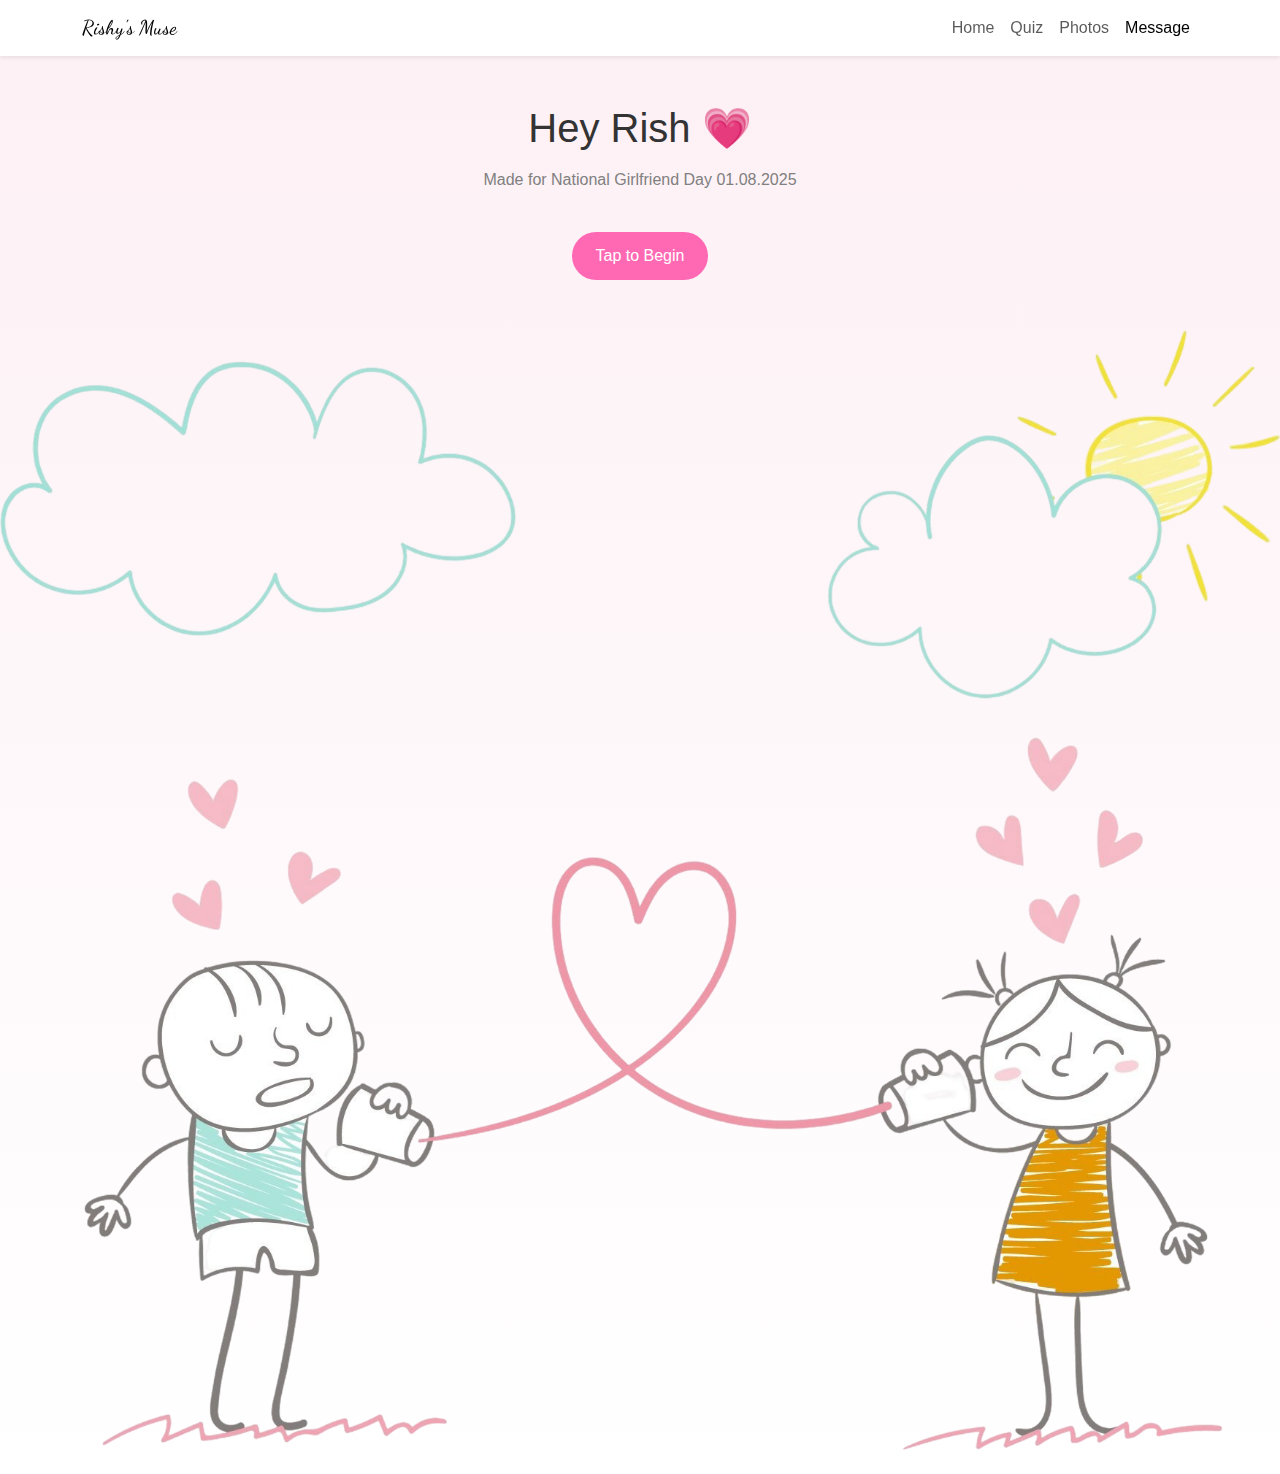
<file: index.html>
<!DOCTYPE html>
<html lang="en">
<head>
  <meta charset="UTF-8">
  <meta name="viewport" content="width=device-width, initial-scale=1.0">
  <title>Rishy's Muse</title>
  <link rel="icon" href="img/favicon.png" type="photo/png">
  <link rel="stylesheet" href="https://cdn.jsdelivr.net/npm/bootstrap@5.3.3/dist/css/bootstrap.min.css">
  <link rel="stylesheet" href="https://cdnjs.cloudflare.com/ajax/libs/animate.css/4.1.1/animate.min.css"/>
  <link rel="stylesheet" href="style.css">
</head>

<style>
    body{
      background: linear-gradient(to bottom, #fdf0f5, #ffffff);
      overflow-y: hidden;
    }
    .cunt{
      display: flex;
      flex-direction: column;
      justify-content: center;
      align-items: center;
    }

    img{
      width: 100%;
    }
</style>

<body>
  <!-- Navbar -->
<nav class="navbar navbar-expand-lg navbar-light bg-white shadow-sm sticky-top">
  <div class="container">
    <a class="navbar-brand" style="font-weight: 500;" href="index.html">Rishy's Muse</a>
    
    <!-- Toggle Button for Mobile -->
    <button class="navbar-toggler" type="button" data-bs-toggle="collapse" data-bs-target="#navbarNav"
            aria-controls="navbarNav" aria-expanded="false" aria-label="Toggle navigation">
      <span class="navbar-toggler-icon"></span>
    </button>

    <!-- Collapsible Nav Links -->
    <div class="collapse navbar-collapse justify-content-end" id="navbarNav">
      <ul class="navbar-nav">
        <li class="nav-item">
          <a class="nav-link" href="index.html">Home</a>
        </li>
        <li class="nav-item">
          <a class="nav-link" href="quiz.html">Quiz</a>
        </li>
        <li class="nav-item">
          <a class="nav-link" href="photos.html">Photos</a>
        </li>
        <li class="nav-item">
          <a class="nav-link active" href="message.html">Message</a>
        </li>
      </ul>
    </div>
  </div>
</nav>


  <div class="container text-center mt-5">
    <h1 class="animate__animated animate__fadeInDown mb-3">Hey Rish 💗</h1>
    <p class="animate__animated animate__fadeInUp" style="font-size: 16px; color: gray;">Made for National Girlfriend Day 01.08.2025</p>
    <a href="quiz.html" class="btn btn-pink mt-4 animate__animated animate__pulse animate__infinite">Tap to Begin</a>
  </div>

  <img src="img/landing page.png"/>
  
<script src="https://cdn.jsdelivr.net/npm/bootstrap@5.3.3/dist/js/bootstrap.bundle.min.js"></script>
</body>
</html>
</file>
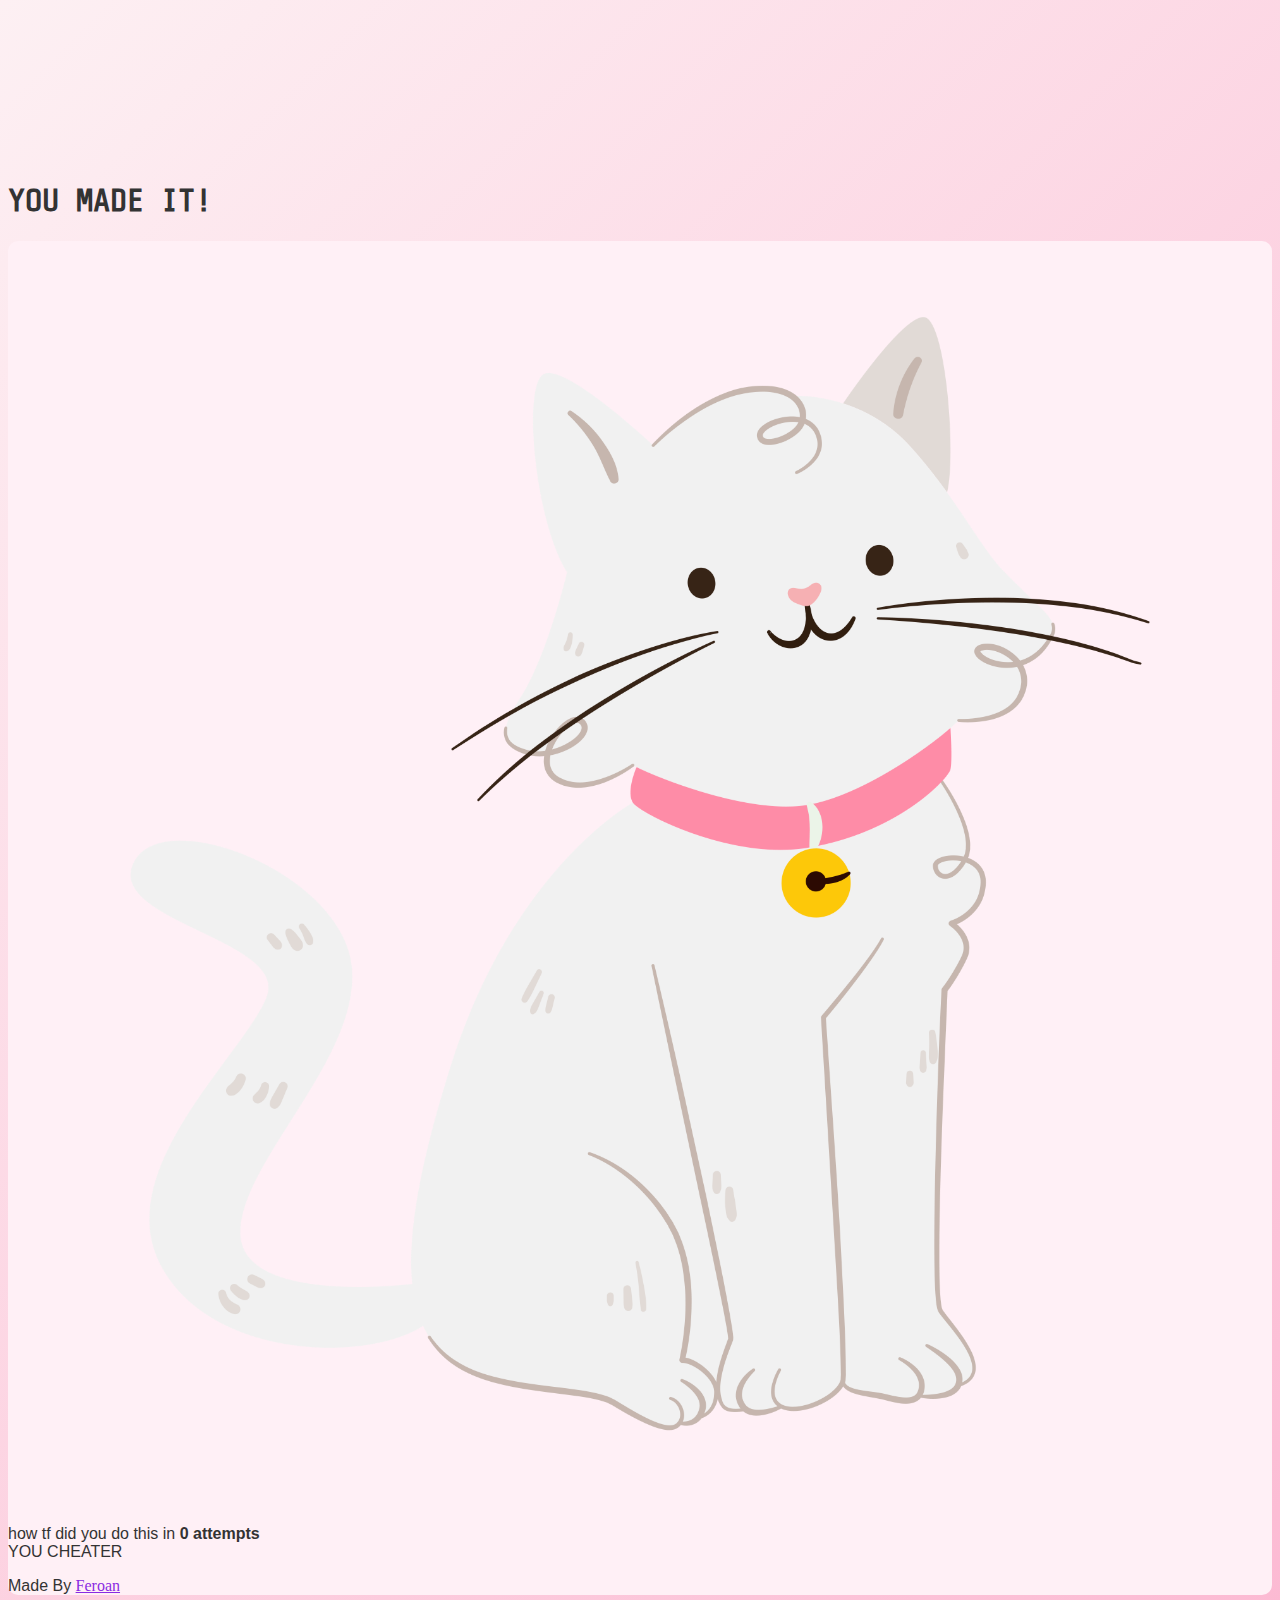
<file: actual.html>
<!DOCTYPE html>
<html lang="en">
<head>
    <meta charset="UTF-8">
    <meta name="viewport" content="width=device-width, initial-scale=1.0">
    <link href="https://fonts.googleapis.com/css2?family=Great+Vibes&family=Poppins:wght@400;600&family=Quicksand&family=Share+Tech+Mono&display=swap" rel="stylesheet">
    <link rel="stylesheet" href="style.css" />
    <link rel="icon" href="favicon.png" type="image/x-icon">

    <title>Finally!!</title>
</head>
<body>
    <video autoplay muted loop class="video-bg">
    <source src="https://videocdn.cdnpk.net/videos/1d952cf5-2685-54cc-959a-c61272ecab6c/horizontal/previews/clear/large.mp4?token=exp=1750078701~hmac=313db912b4b5c46ac64236d273aaa3ef113a68f84f374b985328ec88fd939f4f" type="video/mp4">
    Your browser does not support the video tag.
    </video>
    <h1 style="font-family:'Share Tech Mono', monospace;">YOU MADE IT!</h1>
    <div class="card">
        <img src="catto.png" alt="description" style="max-width: 100%; height: auto;">
        <p id="endtext">place holder: you're not supposed to see this <br> if you see this let me know</p>

        <p class="foot">Made By <a href="https://github.com/Feroan101" style="color: blueviolet; cursor: pointer; margin: 0; font-family: 'Times New Roman', Times, serif;">Feroan</a></p>
    </div>
    <script src="script.js"></script>
    <script>
        document.addEventListener("DOMContentLoaded", () => {
            const attempt = parseInt(localStorage.getItem("attempt")) || 0;
            const end = document.getElementById("endtext");

            if (attempt <= 1) {
            end.innerHTML = `how tf did you do this in <b> ${attempt} attempts</b><br>YOU CHEATER`;
            } else if (attempt < 5) {
            end.innerHTML = `wow you finally made it after <b>${attempt}</b> attempts<br>Now tell <a style="color: blueviolet;" href="https://www.instagram.com/feroan.xo/">me</a> about your experience`;
            } else {
            end.innerHTML = `Yeah you never would have gotten that <br>You gave up after <b>${attempt}</b> attempts`;
            }
        });
    </script>


</body>
</html>
</file>
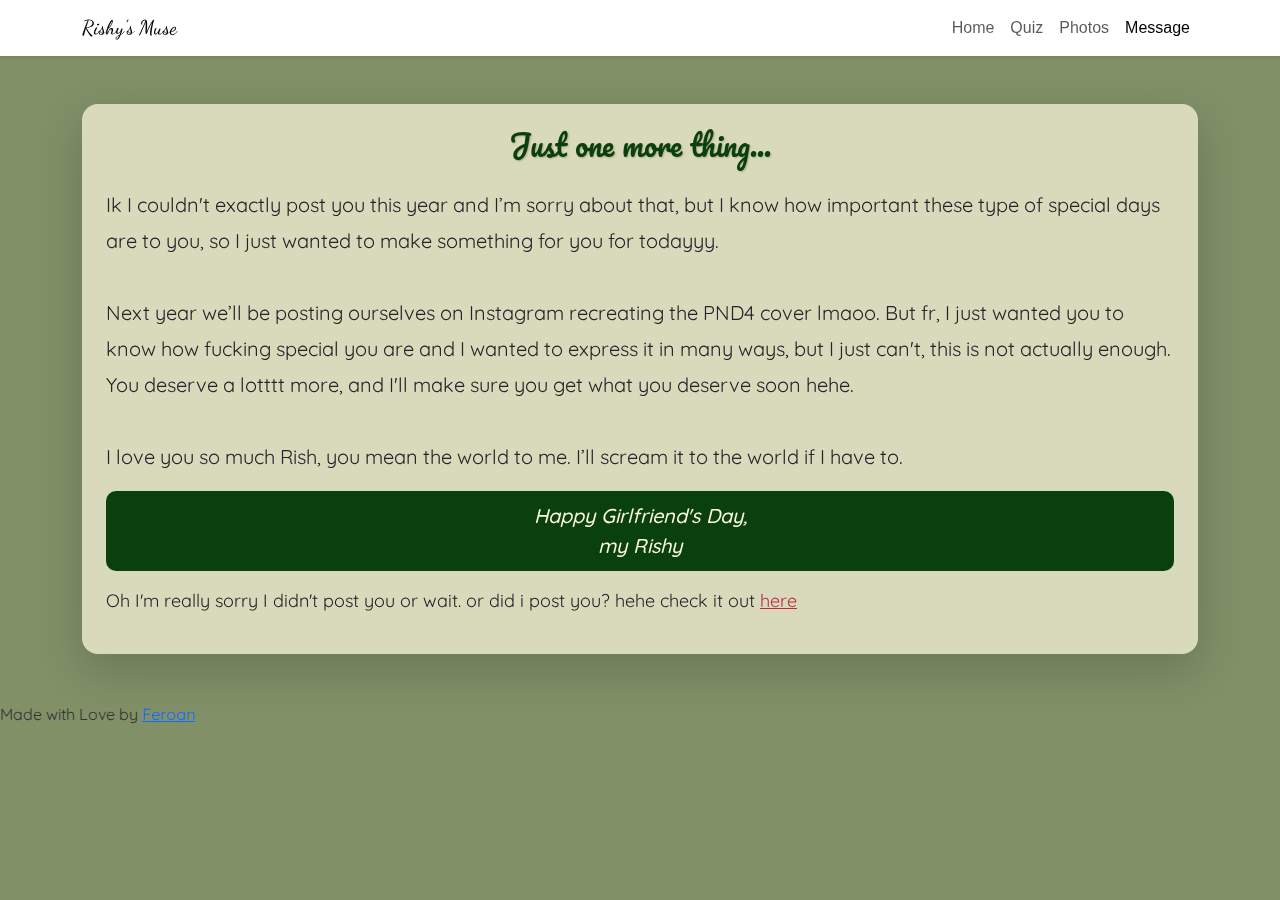
<file: message.html>
<!DOCTYPE html>
<html lang="en">
<head>
  <meta charset="UTF-8" />
  <meta name="viewport" content="width=device-width, initial-scale=1.0">
  <meta name="viewport" content="width=device-width, initial-scale=1.0"/>
  <title>Message for Rish</title>
  <link rel="icon" href="img/favicon.png" type="photo/png">
  <link href="https://cdn.jsdelivr.net/npm/bootstrap@5.3.3/dist/css/bootstrap.min.css" rel="stylesheet">
  <link href="https://cdnjs.cloudflare.com/ajax/libs/animate.css/4.1.1/animate.min.css" rel="stylesheet"/>
  <link href="https://fonts.googleapis.com/css2?family=Quicksand&display=swap" rel="stylesheet">
  <link rel="stylesheet" href="style.css" />
  <style>
    body{
      background: #819067;
    }

    .pretty-heading{
      color: #0A400C;
      text-shadow: 1px 1px 2px #B1AB86;
    }

    p{
      font-family: 'Quicksand', sans-serif;
    }

    .wish{
      text-align: center;
      font-style: italic;
      font-weight: 500;
      font-size: 20px;
      display: block;
      padding: 10px;
      border-radius: 10px;
      background-color: #0A400C;
      color: #FEFAE0;
    }
  </style>
</head>
<body>

  <!-- Navbar -->
<nav class="navbar navbar-expand-lg navbar-light bg-white shadow-sm sticky-top">
  <div class="container">
    <a class="navbar-brand" style="font-weight: 500;" href="index.html">Rishy's Muse</a>
    
    <!-- Toggle Button for Mobile -->
    <button class="navbar-toggler" type="button" data-bs-toggle="collapse" data-bs-target="#navbarNav"
            aria-controls="navbarNav" aria-expanded="false" aria-label="Toggle navigation">
      <span class="navbar-toggler-icon"></span>
    </button>

    <!-- Collapsible Nav Links -->
    <div class="collapse navbar-collapse justify-content-end" id="navbarNav">
      <ul class="navbar-nav">
        <li class="nav-item">
          <a class="nav-link" href="index.html">Home</a>
        </li>
        <li class="nav-item">
          <a class="nav-link" href="quiz.html">Quiz</a>
        </li>
        <li class="nav-item">
          <a class="nav-link" href="photos.html">Photos</a>
        </li>
        <li class="nav-item">
          <a class="nav-link active" href="message.html">Message</a>
        </li>
      </ul>
    </div>
  </div>
</nav>

  <!-- Main Message Section -->
  <div class="container py-5">
    <div class="card shadow-lg p-4 animate__animated animate__fadeInUp" style="background-color: rgba(254, 250, 224, 0.7); border-radius: 1rem; backdrop-filter: blur(6px);">
      <h2 class="text-center mb-4 animate__animated animate__pulse pretty-heading">Just one more thing...</h2>
      <p class="fs-5" style="line-height: 1.8; text-align: left;">
        Ik I couldn't exactly post you this year and I’m sorry about that, but I know how important these type of special days are to you, so I just wanted to make something for you for todayyy.
        <br><br>
        Next year we’ll be posting ourselves on Instagram recreating the PND4 cover lmaoo. But fr, I just wanted you to know how fucking special you are and I wanted to express it in many ways, but I just can't, this is not actually enough. You deserve a lotttt more, and I'll make sure you get what you deserve soon hehe.
        <br><br>
        I love you so much Rish, you mean the world to me. I’ll scream it to the world if I have to.
      </p>
      <p class="wish">Happy Girlfriend's Day,<br> my Rishy</p>

      <p style="font-size: 18px;">Oh I'm really sorry I didn't post you or wait. or did i post you? hehe check it out <a href="https://instagram.com/feroan.xo" style="color: rgb(186, 44, 70);">here</a></p>
    </div>
  </div>

  <footer>
    <p>Made with Love by <a href="https://github.com/feroan101">Feroan</a><p>
  </footer>
  <!-- Bootstrap JS Bundle -->
  <script src="https://cdn.jsdelivr.net/npm/bootstrap@5.3.3/dist/js/bootstrap.bundle.min.js"></script>
</body>
</html>
</file>
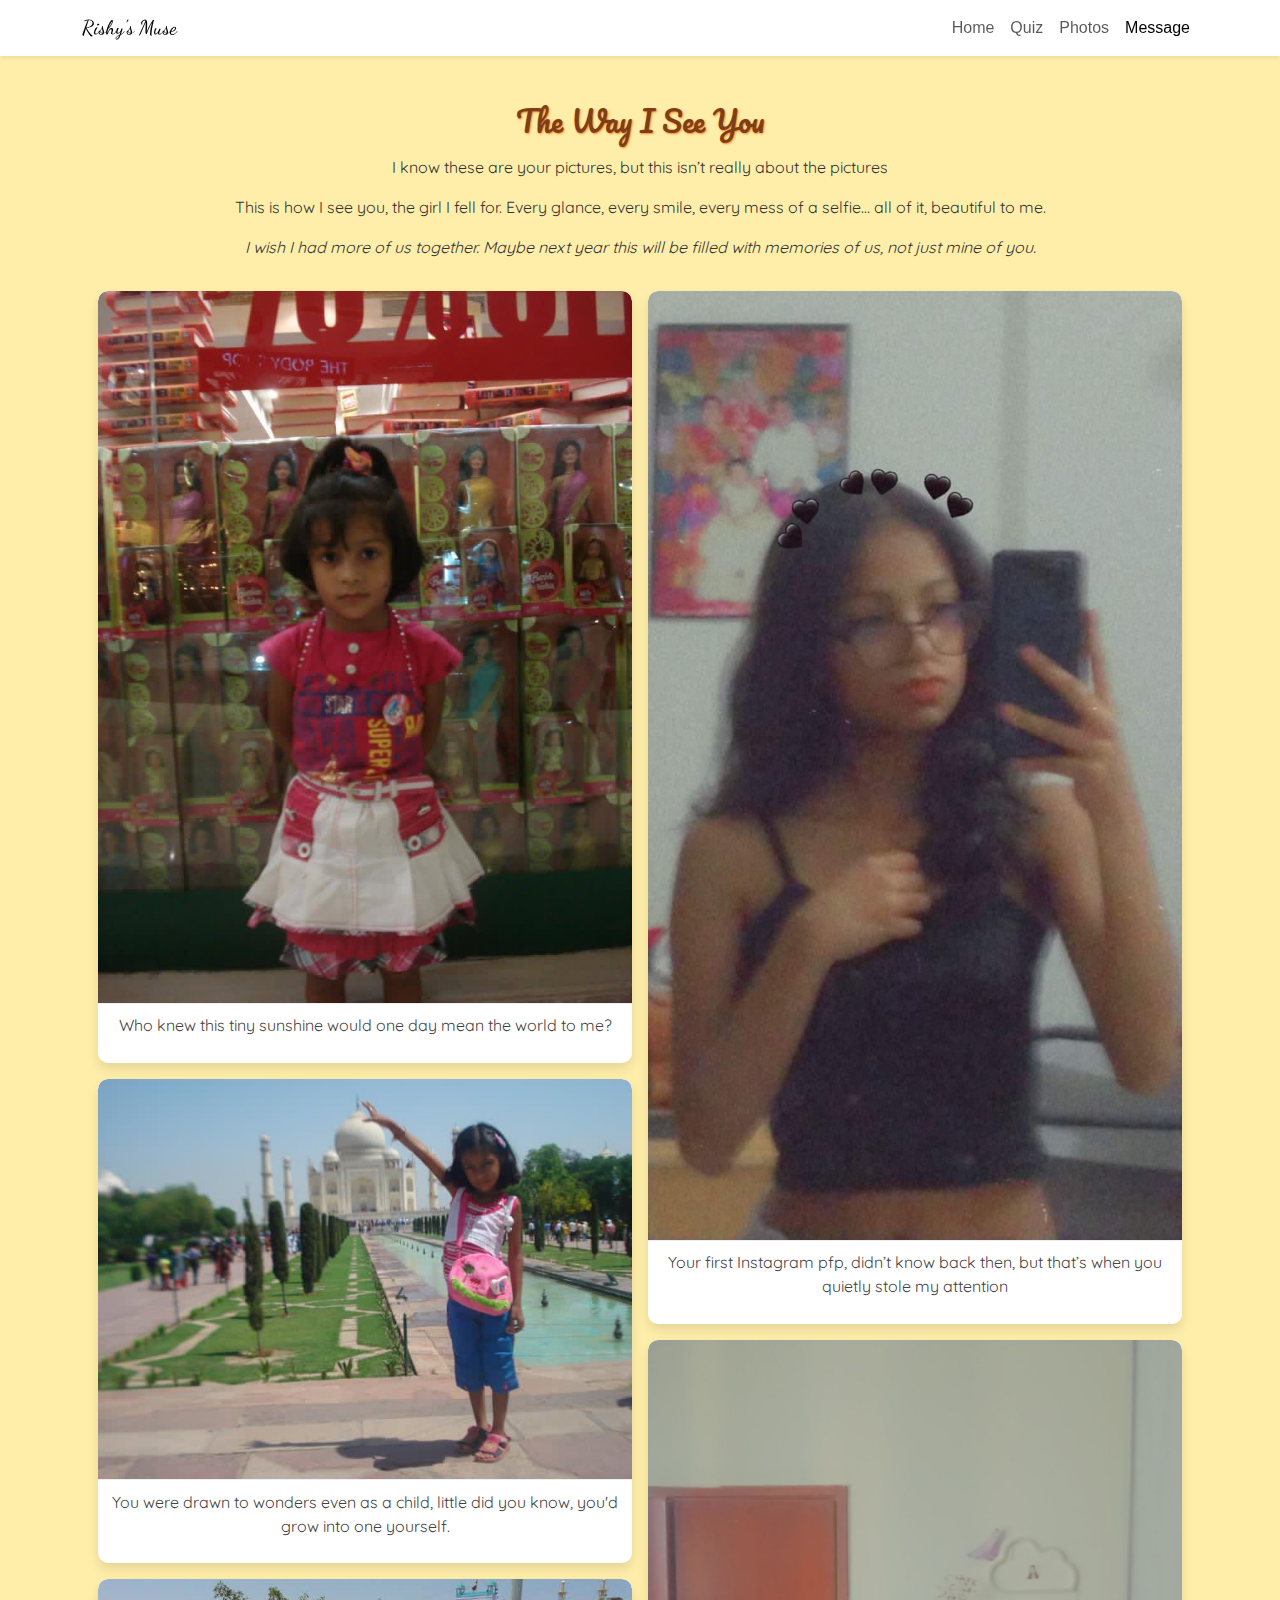
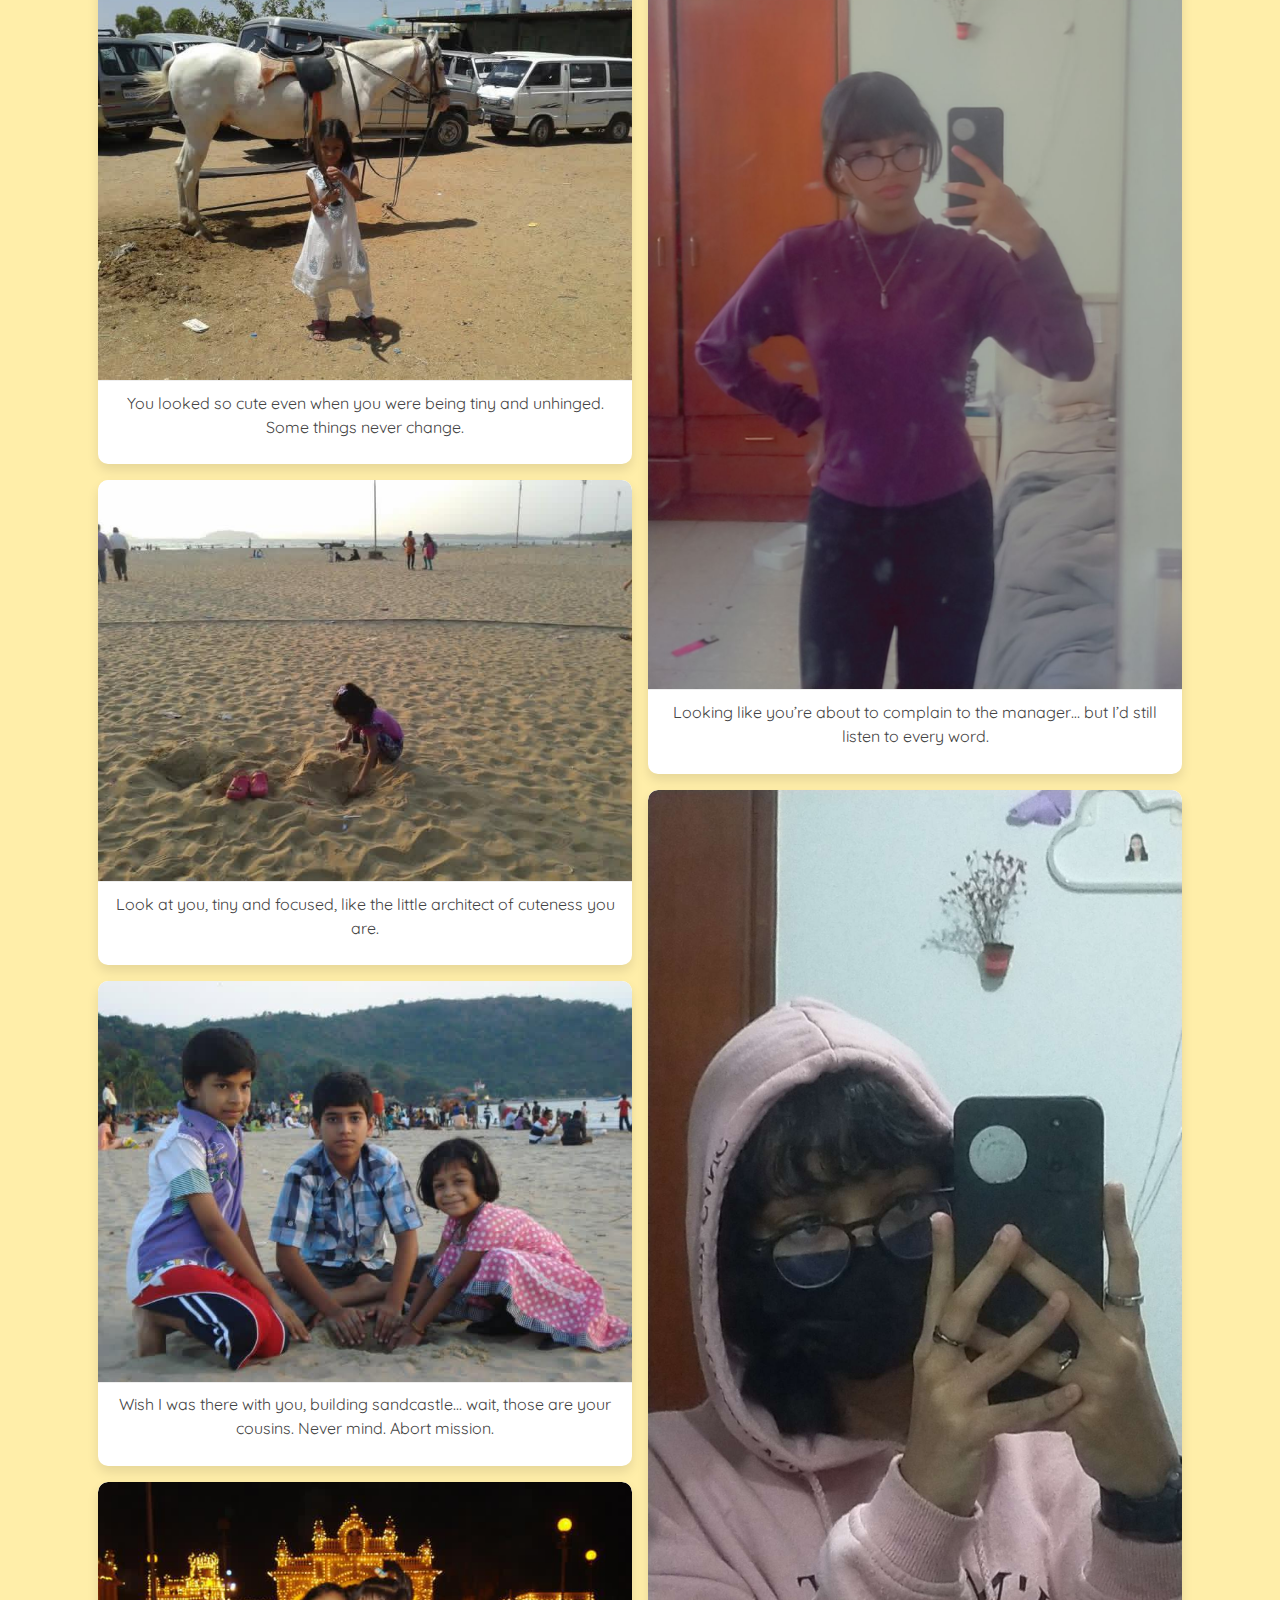
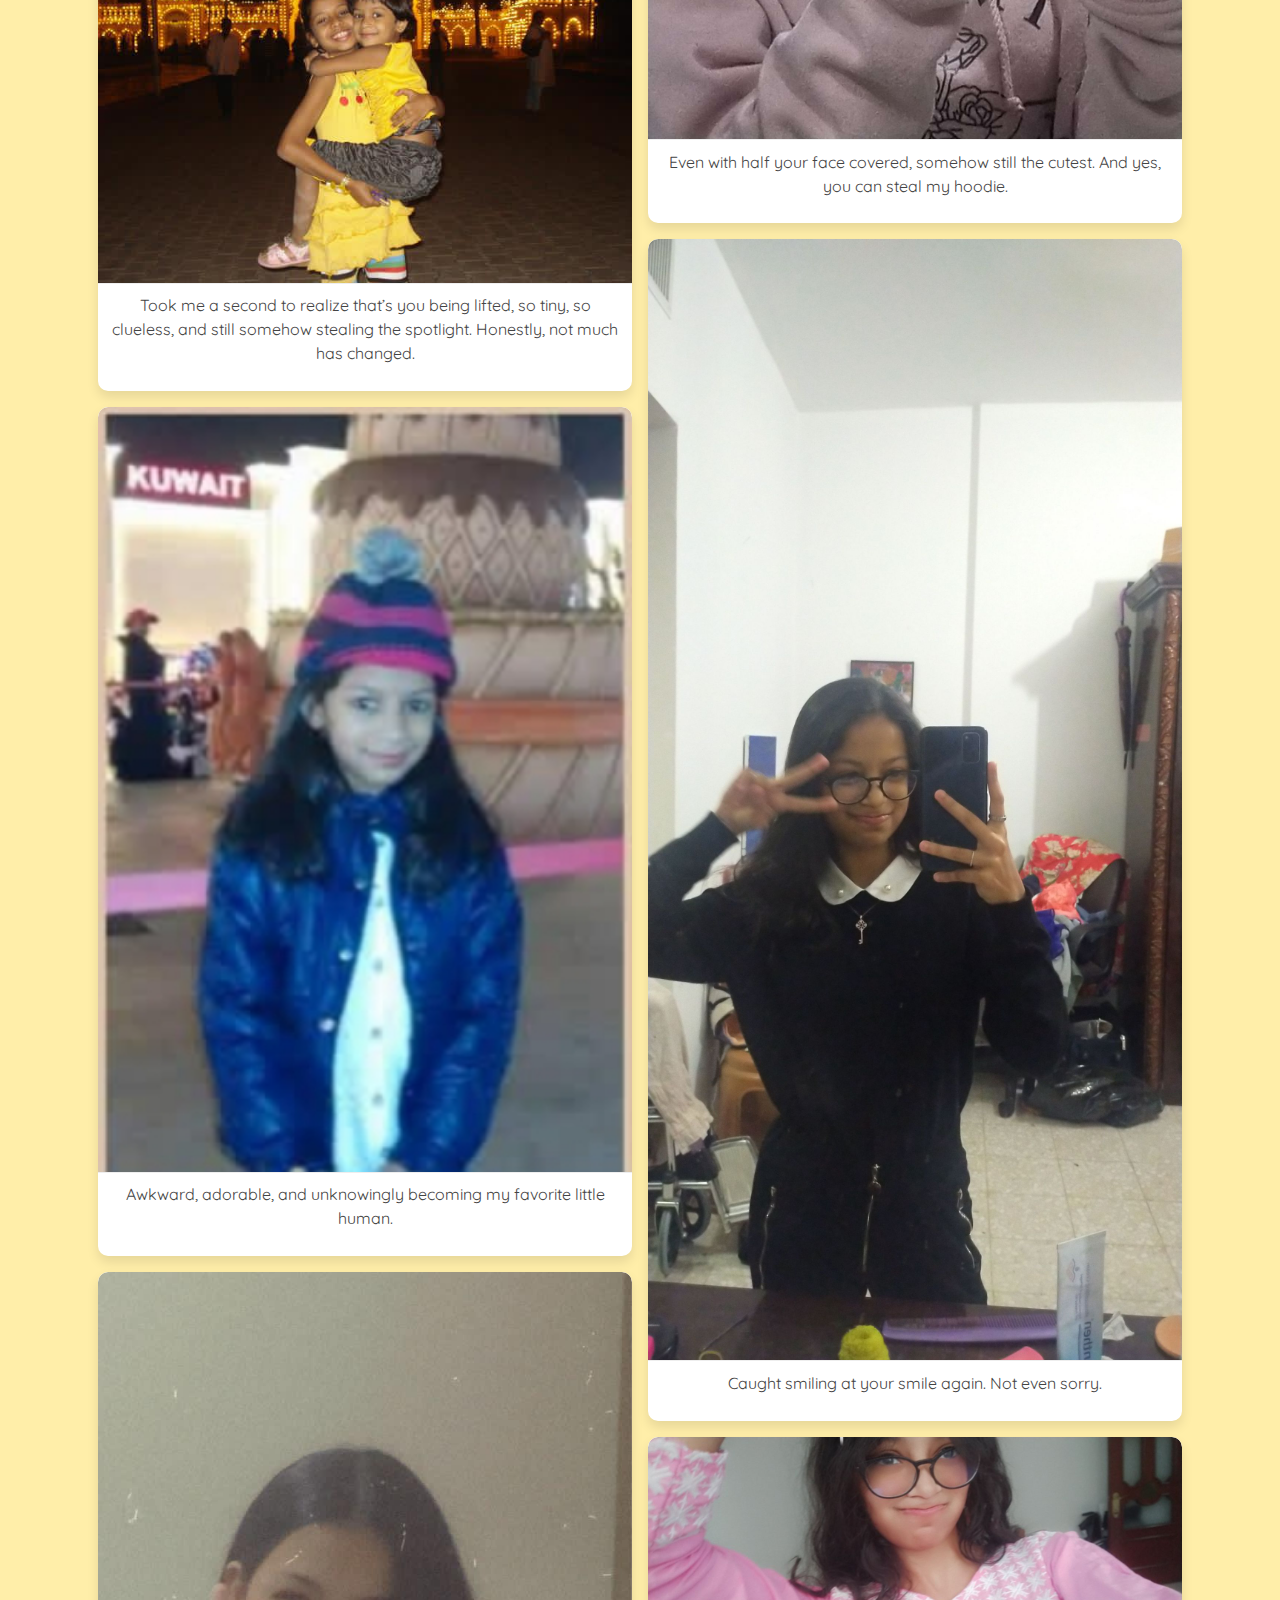
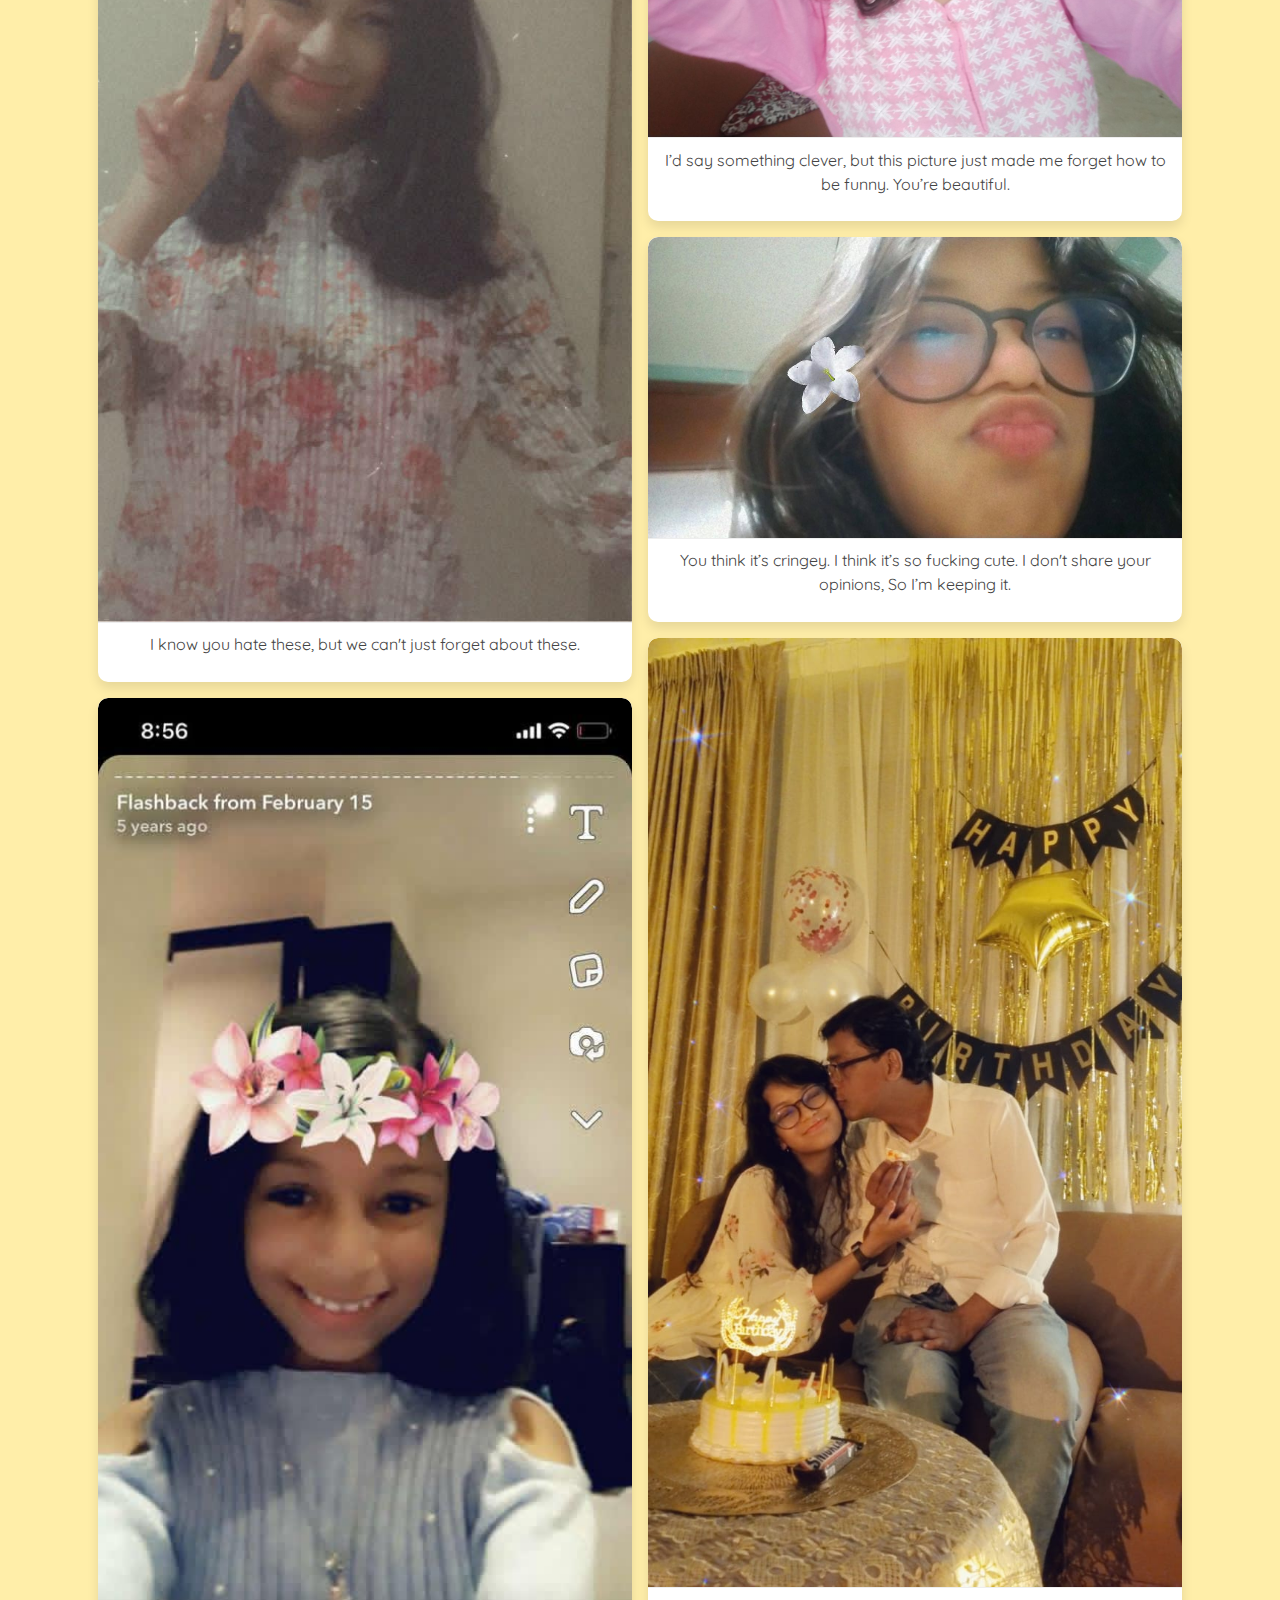
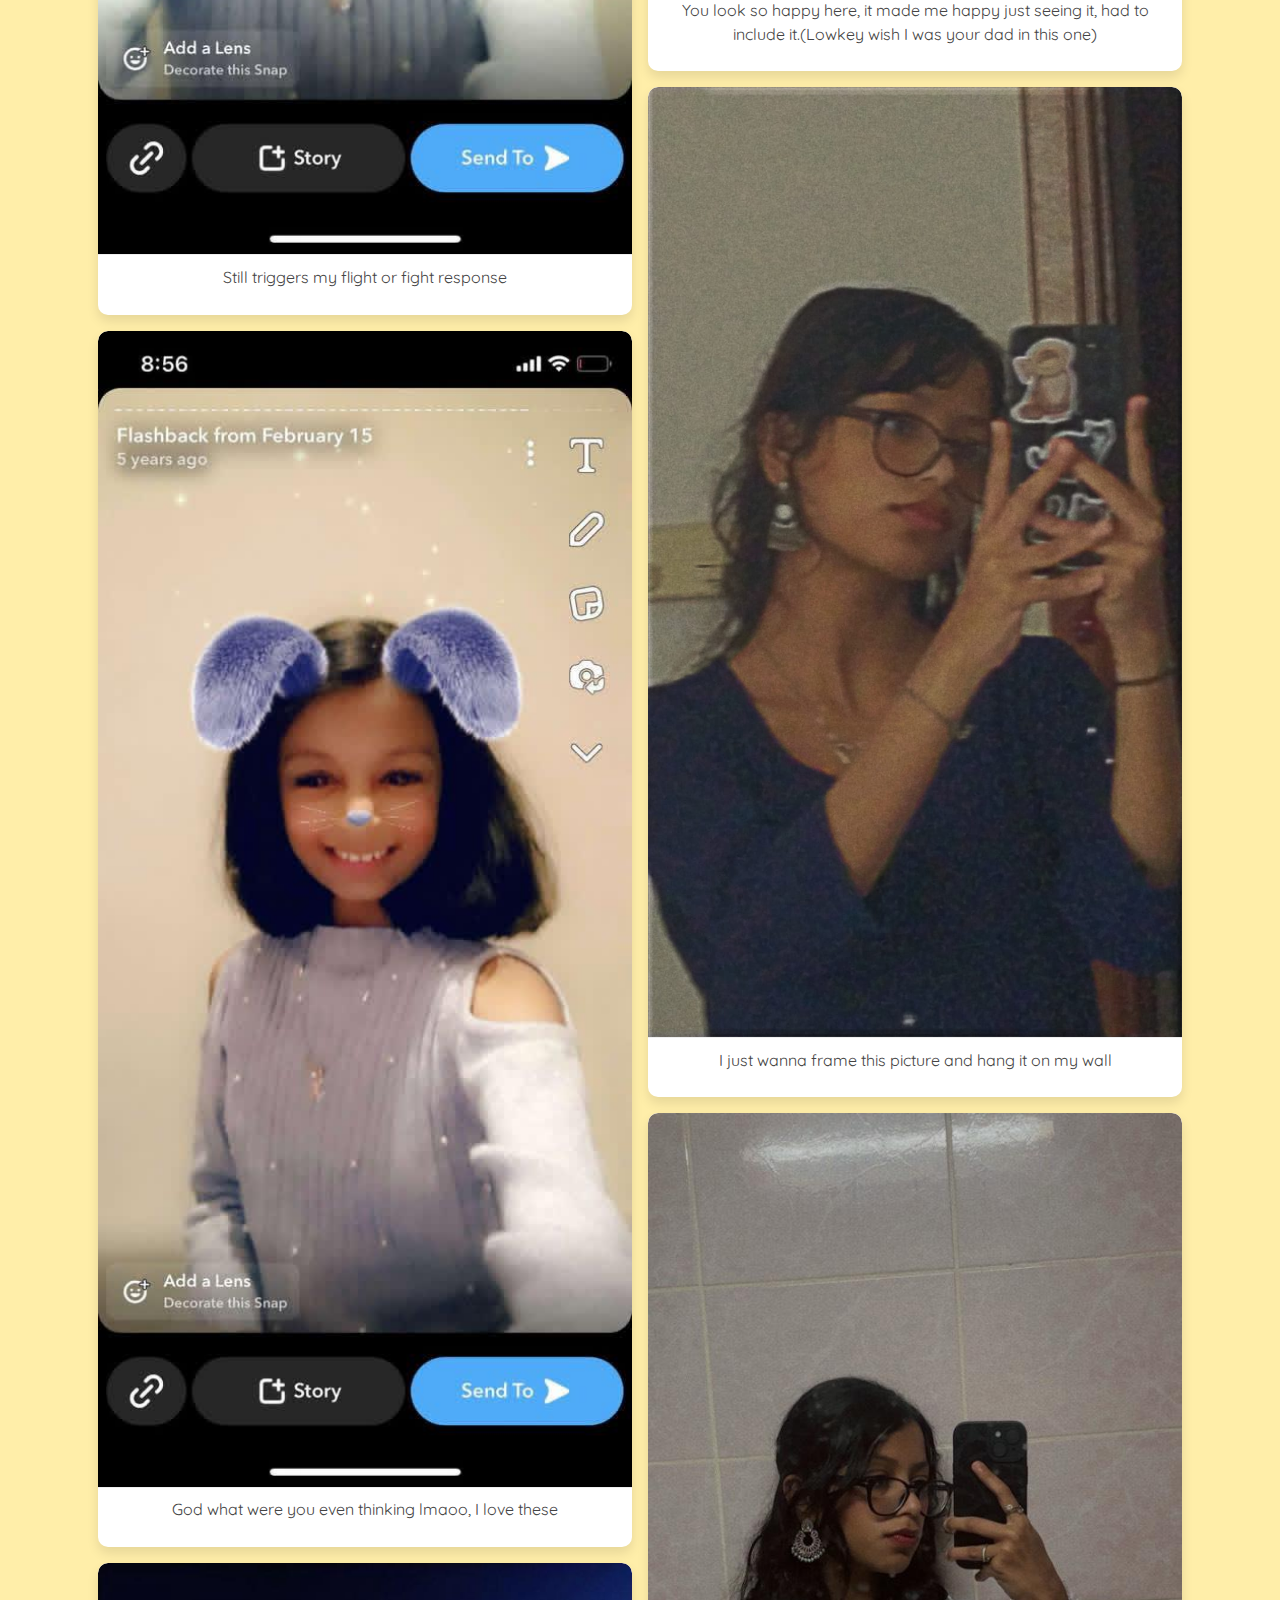
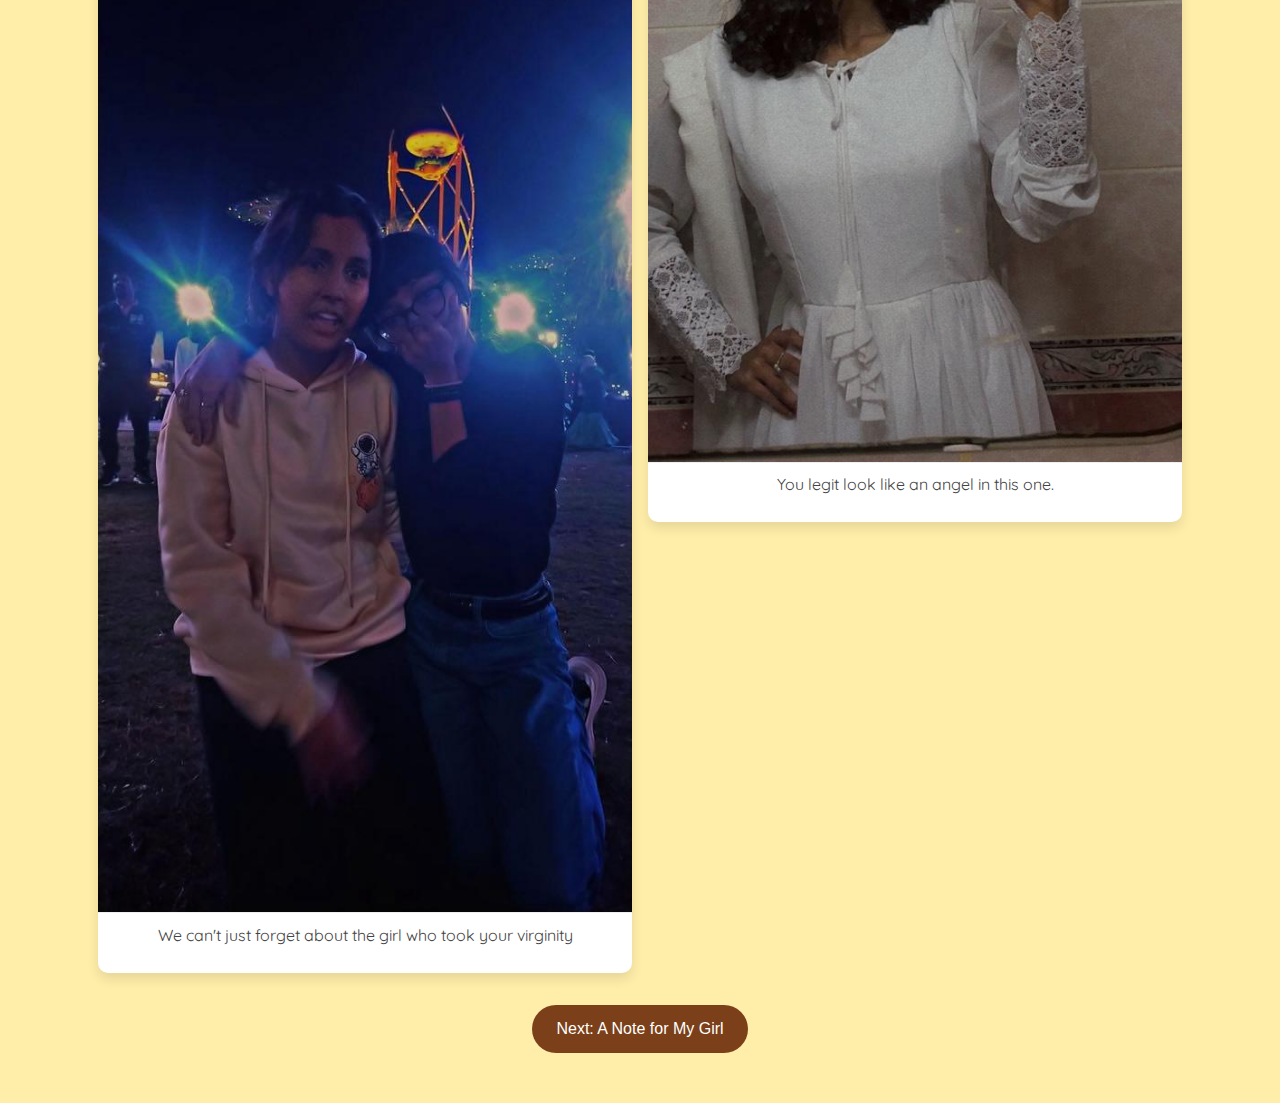
<file: photos.html>
<!DOCTYPE html>
<html lang="en">
<head>
  <meta charset="UTF-8">
  <meta name="viewport" content="width=device-width, initial-scale=1.0">
  <title>Photos of Rish</title>
  <link rel="icon" href="img/favicon.png" type="photo/png">
  <link rel="stylesheet" href="https://cdn.jsdelivr.net/npm/bootstrap@5.3.3/dist/css/bootstrap.min.css">
  <link href="https://fonts.googleapis.com/css2?family=Quicksand&display=swap" rel="stylesheet">
  <link rel="stylesheet" href="style.css">
  <style>
    body{
      background: #FFEEA9;

    }

    .pretty-heading{
      color: #7B4019;
      text-shadow: 1px 1px 2px #FF7D29;
    }

    p{
      font-family: 'Quicksand', sans-serif;
    }

    /* CSS */
    .photo-gallery {
      column-count: 2;
      column-gap: 1rem;
      padding: 1rem;
    }

    .photo-card {
      break-inside: avoid;
      margin-bottom: 1rem;
      background: #fff;
      border-radius: 10px;
      box-shadow: 0 6px 12px rgba(0,0,0,0.1);
      overflow: hidden;
    }

    .photo-card img {
      width: 100%;
      height: auto;
      display: block;
      border-bottom: 1px solid #eee;
      border-radius: 10px 10px 0 0;
    }

    .caption {
      padding: 0.6rem 0.8rem;
      font-family:'Quicksand', sans-serif;
      font-size: 1rem;
      color: #444;
    }

    .btn-pink{
      background-color: #7B4019;
    }

    .btn-pink:hover {
      background-color: rgb(172, 89, 29);
      box-shadow: 0 0 12px #FF7D29;
    }


    @media (max-width: 768px) {
      .photo-gallery {
        column-count: 1;
      }
    }


  </style>
</head>
<body>
  <!-- Navbar -->
<nav class="navbar navbar-expand-lg navbar-light bg-white shadow-sm sticky-top">
  <div class="container">
    <a class="navbar-brand" style="font-weight: 500;" href="index.html">Rishy's Muse</a>
    
    <!-- Toggle Button for Mobile -->
    <button class="navbar-toggler" type="button" data-bs-toggle="collapse" data-bs-target="#navbarNav"
            aria-controls="navbarNav" aria-expanded="false" aria-label="Toggle navigation">
      <span class="navbar-toggler-icon"></span>
    </button>

    <!-- Collapsible Nav Links -->
    <div class="collapse navbar-collapse justify-content-end" id="navbarNav">
      <ul class="navbar-nav">
        <li class="nav-item">
          <a class="nav-link" href="index.html">Home</a>
        </li>
        <li class="nav-item">
          <a class="nav-link" href="quiz.html">Quiz</a>
        </li>
        <li class="nav-item">
          <a class="nav-link" href="photos.html">Photos</a>
        </li>
        <li class="nav-item">
          <a class="nav-link active" href="message.html">Message</a>
        </li>
      </ul>
    </div>
  </div>
</nav>
  <div class="container text-center mt-5 photos">
    <h2 class="mb-3 pretty-heading">The Way I See You</h2>
    <p>I know these are your pictures, but this isn’t really about the pictures</p>
    <p>This is how I see you, the girl I fell for. Every glance, every smile, every mess of a selfie… all of it, beautiful to me.</p>
    <p><i>I wish I had more of us together. Maybe next year this will be filled with memories of us, not just mine of you.</i></p>
    <!-- Add images -->

    <!-- HTML -->
  <div class="photo-gallery">
    <div class="photo-card">
      <img src="img\IMG_20250731_171223_147.jpg" alt="Photo 1">
      <p class="caption">Who knew this tiny sunshine would one day mean the world to me?</p>
    </div>
    <div class="photo-card">
      <img src="img\IMG_20250731_171233_767.jpg" alt="Photo 2">
      <p class="caption">You were drawn to wonders even as a child, little did you know, you'd grow into one yourself.</p>
    </div>
    <div class="photo-card">
      <img src="img\IMG_20250731_171241_219.jpg" alt="Photo 3">
      <p class="caption">You looked so cute even when you were being tiny and unhinged. Some things never change.</p>
    </div>
    <div class="photo-card">
      <img src="img\IMG_20250731_171316_293.jpg" alt="Photo 4">
      <p class="caption">Look at you, tiny and focused, like the little architect of cuteness you are.</p>
    </div>
    <div class="photo-card">
      <img src="img\IMG_20250731_171312_253.jpg" alt="Photo 5">
      <p class="caption">Wish I was there with you, building sandcastle... wait, those are your cousins. Never mind. Abort mission.</p>
    </div>
    <div class="photo-card">
      <img src="img\IMG_20250731_171300_567.jpg" alt="Photo 6">
      <p class="caption">Took me a second to realize that’s you being lifted, so tiny, so clueless, and still somehow stealing the spotlight. Honestly, not much has changed.</p>
    </div>

    <div class="photo-card">
      <img src="img\IMG_20250731_171953.jpg" alt="Photo 7">
      <p class="caption">Awkward, adorable, and unknowingly becoming my favorite little human.</p>
    </div>
    <div class="photo-card">
      <img src="img\IMG_20250731_171554_138.jpg" alt="Photo 8">
      <p class="caption">I know you hate these, but we can't just forget about these.</p>
    </div>
    <div class="photo-card">
      <img src="img\IMG_20250731_171518_214.jpg" alt="Photo 9">
      <p class="caption">Still triggers my flight or fight response</p>
    </div>
    <div class="photo-card">
      <img src="img\IMG_20250731_171528_088.jpg" alt="Photo 10">
      <p class="caption">God what were you even thinking lmaoo, I love these</p>
    </div>
    <div class="photo-card">
      <img src="img\IMG_20250731_170803_580.jpg" alt="Photo 11">
      <p class="caption">We can't just forget about the girl who took your virginity</p>
    </div>
    <div class="photo-card">
      <img src="img\Snapchat-786545561.jpg" alt="Photo 12">
      <p class="caption">Your first Instagram pfp, didn’t know back then, but that’s when you quietly stole my attention</p>
    </div>
    <div class="photo-card">
      <img src="img\Snapchat-750056422.jpg" alt="Photo 13">
      <p class="caption">Looking like you’re about to complain to the manager… but I’d still listen to every word.</p>
    </div>
    <div class="photo-card">
      <img src="img\Snapchat-1831259292.jpg" alt="Photo 14">
      <p class="caption">Even with half your face covered, somehow still the cutest. And yes, you can steal my hoodie.</p>
    </div>
    <div class="photo-card">
      <img src="img\Snapchat-955553738.jpg" alt="Photo 15">
      <p class="caption">Caught smiling at your smile again. Not even sorry.</p>
    </div>
    <div class="photo-card">
      <img src="img\Snapchat-343152765.jpg" alt="Photo 16">
      <p class="caption">I’d say something clever, but this picture just made me forget how to be funny. You’re beautiful.</p>
    </div>
    <div class="photo-card">
      <img src="img\IMG_20250731_170617_652.jpg" alt="Photo 17">
      <p class="caption">You think it’s cringey. I think it’s so fucking cute. I don't share your opinions, So I’m keeping it.</p>
    </div>
    <div class="photo-card">
      <img src="img\IMG-20240712-WA0039.jpg" alt="Photo 18">
      <p class="caption">You look so happy here, it made me happy just seeing it, had to include it.(Lowkey wish I was your dad in this one)</p>
    </div>
    <div class="photo-card">
      <img src="img\IMG-20240616-WA0020.jpg" alt="Photo 19">
      <p class="caption">I just wanna frame this picture and hang it on my wall</p>
    </div>
    <div class="photo-card">
      <img src="img\IMG_20250731_183614_741.jpg" alt="Photo 20">
      <p class="caption">You legit look like an angel in this one.</p>
    </div>
  </div>
  <a href="message.html" class="btn btn-pink mt-3 next-btn">Next: A Note for My Girl</a>

  <script src="https://cdn.jsdelivr.net/npm/bootstrap@5.3.3/dist/js/bootstrap.bundle.min.js"></script>
</body>
</html>
</file>
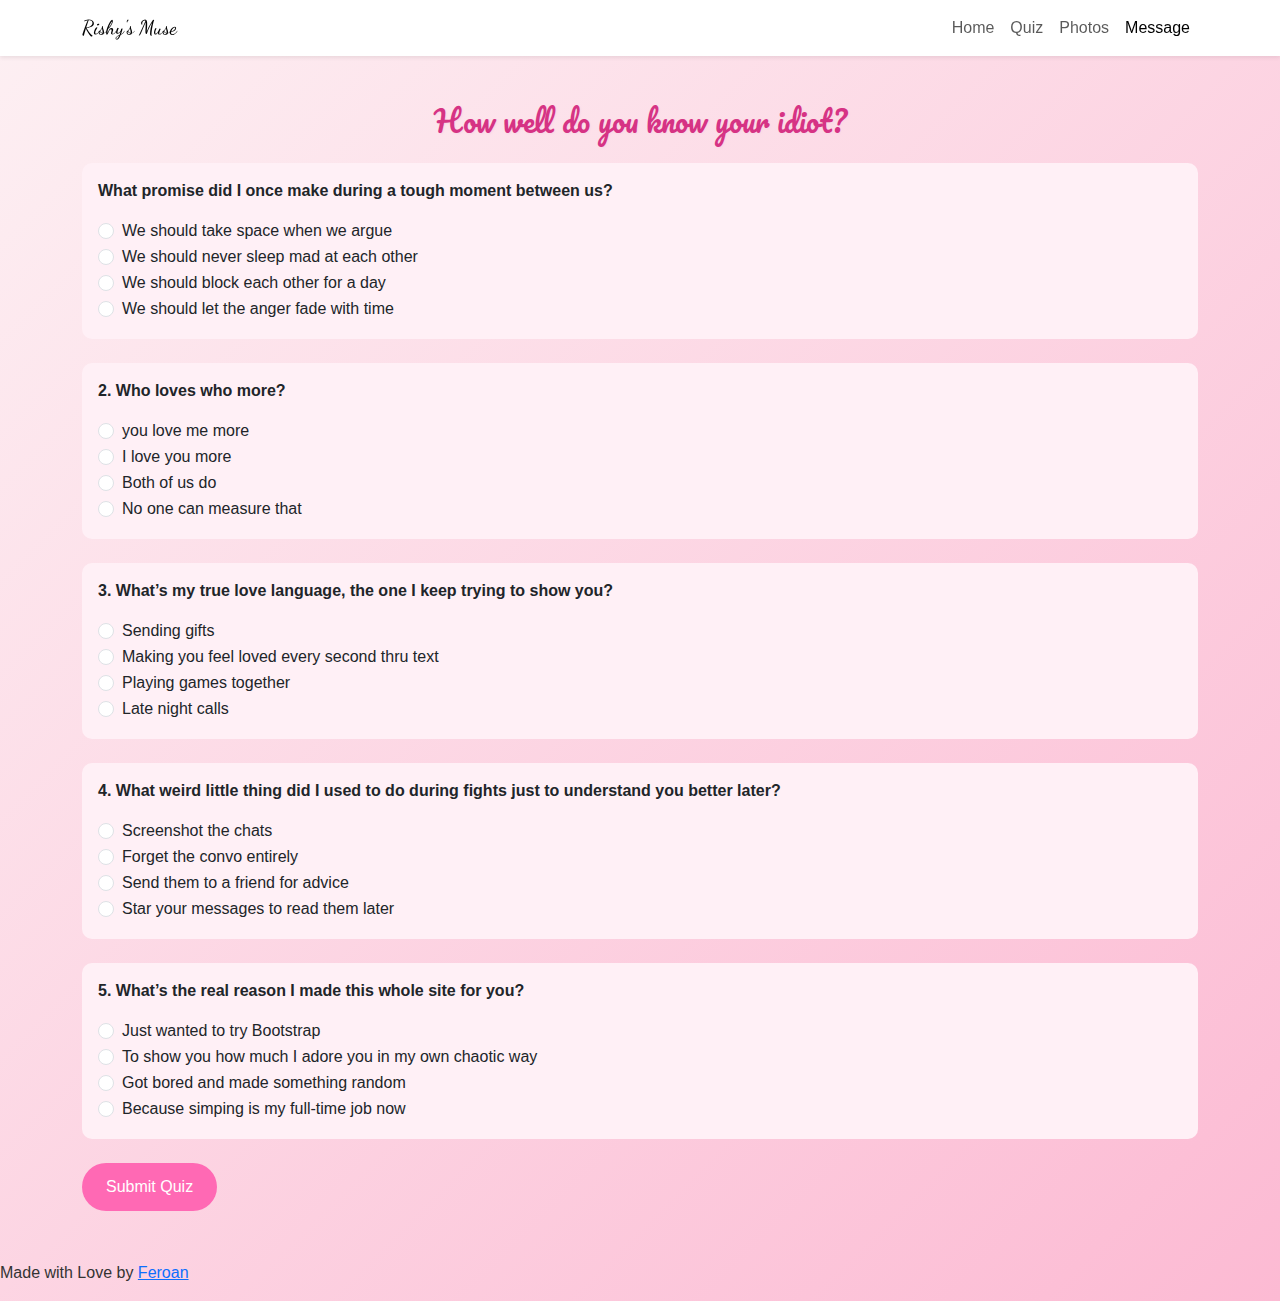
<file: quiz.html>
<!DOCTYPE html>
<html lang="en">
<head>
  <meta charset="UTF-8">
  <meta name="viewport" content="width=device-width, initial-scale=1.0">
  <title>Quiz for Rish</title>
  <link rel="icon" href="img/favicon.png" type="photo/png">
  <link rel="stylesheet" href="https://cdn.jsdelivr.net/npm/bootstrap@5.3.3/dist/css/bootstrap.min.css">
  <link rel="stylesheet" href="style.css">

</head>
<body>
  <!-- Navbar -->
<nav class="navbar navbar-expand-lg navbar-light bg-white shadow-sm sticky-top">
  <div class="container">
    <a class="navbar-brand" style="font-weight: 500;" href="index.html">Rishy's Muse</a>
    
    <!-- Toggle Button for Mobile -->
    <button class="navbar-toggler" type="button" data-bs-toggle="collapse" data-bs-target="#navbarNav"
            aria-controls="navbarNav" aria-expanded="false" aria-label="Toggle navigation">
      <span class="navbar-toggler-icon"></span>
    </button>

    <!-- Collapsible Nav Links -->
    <div class="collapse navbar-collapse justify-content-end" id="navbarNav">
      <ul class="navbar-nav">
        <li class="nav-item">
          <a class="nav-link" href="index.html">Home</a>
        </li>
        <li class="nav-item">
          <a class="nav-link" href="quiz.html">Quiz</a>
        </li>
        <li class="nav-item">
          <a class="nav-link" href="photos.html">Photos</a>
        </li>
        <li class="nav-item">
          <a class="nav-link active" href="message.html">Message</a>
        </li>
      </ul>
    </div>
  </div>
</nav>
  <div class="container mt-5">
  <h2 class="mb-4 pretty-heading">How well do you know your idiot?</h2>

  <form id="quizForm">
    <!-- Question 1 -->
    <div class="card mb-4 p-3">
        <p><strong>What promise did I once make during a tough moment between us?</strong></p>

        <div class="form-check">
        <input class="form-check-input" type="radio" name="q1" value="a" required>
        <label class="form-check-label">We should take space when we argue</label>
        </div>

        <div class="form-check">
        <input class="form-check-input" type="radio" name="q1" value="b">
        <label class="form-check-label">We should never sleep mad at each other </label>
        </div>

        <div class="form-check">
        <input class="form-check-input" type="radio" name="q1" value="c">
        <label class="form-check-label">We should block each other for a day</label>
        </div>

        <div class="form-check">
        <input class="form-check-input" type="radio" name="q1" value="d">
        <label class="form-check-label">We should let the anger fade with time</label>
        </div>      
    </div>

    <!-- Question 2 -->
    <div class="card mb-4 p-3">
      <p><strong>2. Who loves who more?</strong></p>

        <div class="form-check">
        <input class="form-check-input" type="radio" name="q2" value="a" required>
        <label class="form-check-label">you love me more</label>
        </div>

        <div class="form-check">
        <input class="form-check-input" type="radio" name="q2" value="b">
        <label class="form-check-label">I love you more</label>
        </div>

        <div class="form-check">
        <input class="form-check-input" type="radio" name="q2" value="c">
        <label class="form-check-label">Both of us do</label>
        </div>

        <div class="form-check">
        <input class="form-check-input" type="radio" name="q2" value="d">
        <label class="form-check-label">No one can measure that</label>
        </div>
    </div>

    <!-- Question 3 -->
    <div class="card mb-4 p-3">
      <p><strong>3. What’s my true love language, the one I keep trying to show you?</strong></p>

        <div class="form-check">
        <input class="form-check-input" type="radio" name="q3" value="a" required>
        <label class="form-check-label">Sending gifts</label>
        </div>

        <div class="form-check">
        <input class="form-check-input" type="radio" name="q3" value="b">
        <label class="form-check-label">Making you feel loved every second thru text</label>
        </div>

        <div class="form-check">
        <input class="form-check-input" type="radio" name="q3" value="c">
        <label class="form-check-label">Playing games together</label>
        </div>

        <div class="form-check">
        <input class="form-check-input" type="radio" name="q3" value="d">
        <label class="form-check-label">Late night calls</label>
        </div>
    </div>

    <!-- Question 4 -->
    <div class="card mb-4 p-3">
      <p><strong>4. What weird little thing did I used to do during fights just to understand you better later?</strong></p>

        <div class="form-check">
        <input class="form-check-input" type="radio" name="q4" value="a" required>
        <label class="form-check-label">Screenshot the chats</label>
        </div>

        <div class="form-check">
        <input class="form-check-input" type="radio" name="q4" value="b">
        <label class="form-check-label">Forget the convo entirely</label>
        </div>

        <div class="form-check">
        <input class="form-check-input" type="radio" name="q4" value="c">
        <label class="form-check-label">Send them to a friend for advice</label>
        </div>

        <div class="form-check">
        <input class="form-check-input" type="radio" name="q4" value="d">
        <label class="form-check-label"> Star your messages to read them later</label>
        </div>
    </div>

    <!-- Question 5 -->
    <div class="card mb-4 p-3">
      <p><strong>5. What’s the real reason I made this whole site for you?</strong></p>

        <div class="form-check">
        <input class="form-check-input" type="radio" name="q5" value="a" required>
        <label class="form-check-label">Just wanted to try Bootstrap</label>
        </div>

        <div class="form-check">
        <input class="form-check-input" type="radio" name="q5" value="b">
        <label class="form-check-label">To show you how much I adore you in my own chaotic way</label>
        </div>

        <div class="form-check">
        <input class="form-check-input" type="radio" name="q5" value="c">
        <label class="form-check-label">Got bored and made something random</label>
        </div>

        <div class="form-check">
        <input class="form-check-input" type="radio" name="q5" value="d">
        <label class="form-check-label">Because simping is my full-time job now</label>
        </div>
    </div>

    <!-- Submit Button -->
    <button type="submit" class="btn btn-pink">Submit Quiz</button>
  </form>

  <!-- Score + Comment -->
  <div class="d-flex justify-content-center">
  <div id="result" class="mt-4 text-center" style="display: none;">
    <h4 class="mt-3" id="scoreText"></h4>
    <p id="commentText"></p>
    <a href="photos.html" class="btn btn-pink mt-3 next-btn">Next: 'Staring At You'</a>
  </div>
</div>

</div>

<footer>
    <p>Made with Love by <a href="https://github.com/feroan101">Feroan</a><p>
</footer>

<script>
  document.getElementById("quizForm").addEventListener("submit", function(e) {
    e.preventDefault();

    const answers = {
      q1: "b",
      q2: "c",
      q3: "b",
      q4: "d",
      q5: "b"
    };

    let score = 0;
    Object.keys(answers).forEach(q => {
      const selected = document.querySelector(`input[name="${q}"]:checked`);
      if (selected && selected.value === answers[q]) score++;
    });

    const resultBox = document.getElementById("result");
    const scoreText = document.getElementById("scoreText");
    const commentText = document.getElementById("commentText");

    scoreText.innerText = `You got ${score}/5 correct 💖`;

    if (score === 5) {
      commentText.innerText = "You know me too well, stalker";
    } else if (score >= 3) {
      commentText.innerText = "Not bad! You kinda know me… kinda";
    } else {
      commentText.innerText = "Wow. Are you even dating me??";
    }

    resultBox.style.display = "block";
    window.scrollTo({ top: resultBox.offsetTop, behavior: 'smooth' });
  });

</script>

  <script src="https://cdn.jsdelivr.net/npm/bootstrap@5.3.3/dist/js/bootstrap.bundle.min.js"></script>
</body>
</html>
</file>
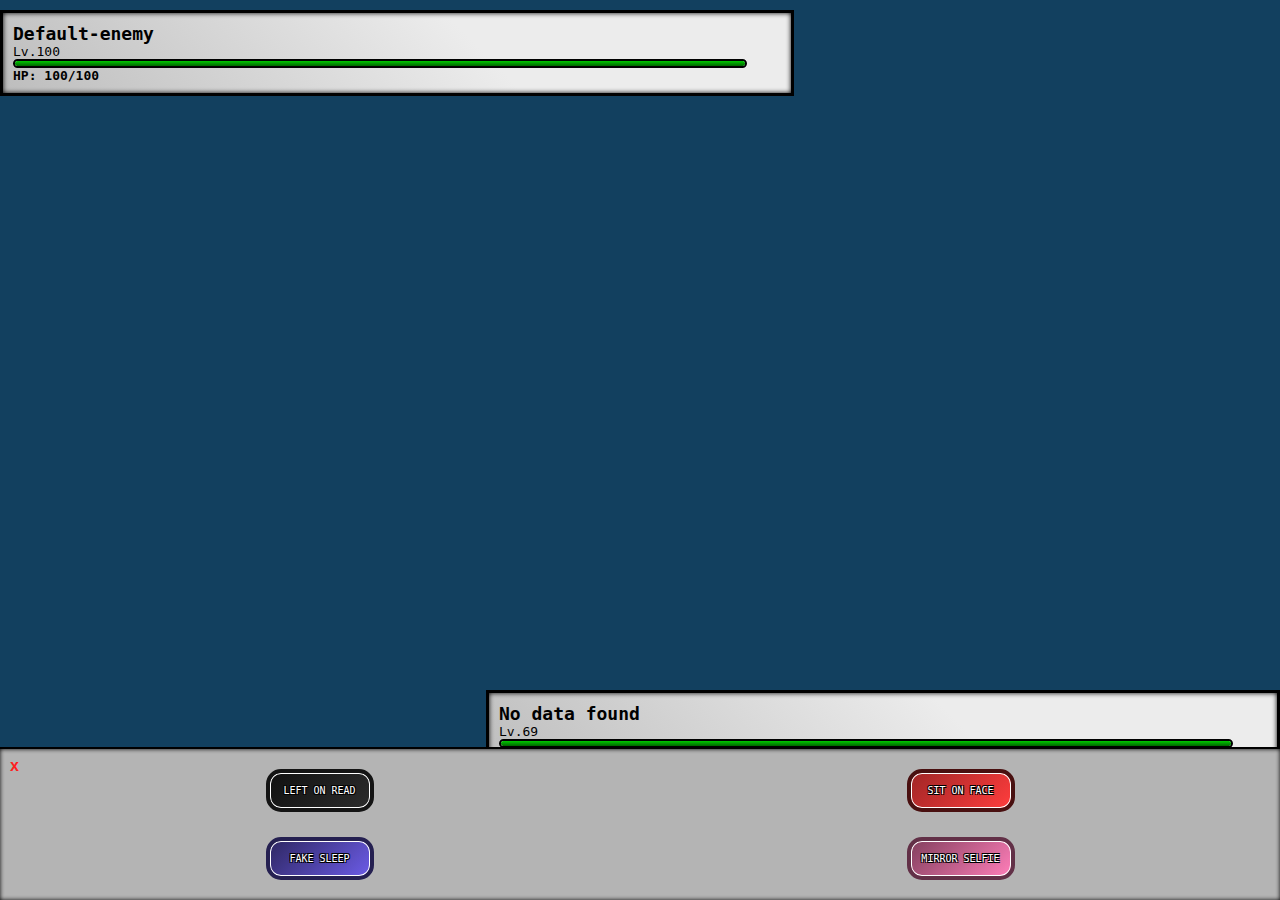
<file: pages/actual.html>
<!DOCTYPE html>
<html lang="en">
<head>
    <meta charset="UTF-8">
    <meta name="viewport" content="width=device-width, initial-scale=1.0">
    <link rel="stylesheet" href="actual.css" />
    <link rel="icon" href="../img/favicon.png" type="image/x-icon">
    <title>Game</title>
</head>
<body>
    <div class="main">
        <!--DEFAULT SCREEN-->
        <div class="stats-e">
            <div class="enemy player">
                <h6>Default-enemy</h6>
                <div>Lv.100</div>
                <div id="bar"><div id="e-health" class="health"></div></div>
                <div id="e-hp" class="hp">HP: 100/100</div>
            </div>
        </div>
        
        <div class="stats-p">
            <div class="player">
                <h6 id="p-name">Default-Player</h6>
                <div>Lv.69</div>
                <div id="bar"><div id="p-health" class="health"></div></div>
                <div id="p-hp" class="hp">HP: 100/100</div>
            </div>
        </div>
        
        <div class="opts-con">
            <div class="left"><div class="what" id="name-text">what will <br>Default do?</div></div>
            <div class="right">
                <div class="opts" id="fight" onclick="fight()">Fight</div>
                <div class="opts" id="bag" onclick="bag()">Bag</div>
                <div class="opts" id="Switch" onclick="info()">Info</div>
                <div class="opts" id="run" onclick="run()">run</div>
            </div>
        </div>

        <!--OVERLAYS-->
        <div class="fight-overlay" id="fov">
            <div class="whole">
                <div class="opts" id="move1" onclick="">Left on Read</div>
                <div class="opts" id="move2" onclick="">Sit on Face</div>
                <div class="opts" id="move3" onclick="">Fake Sleep</div>
                <div class="opts" id="move4" onclick="">mirror selfie</div>
            </div> 
            <div class="close" onclick="closed()">x</div>
        </div>


    </div>

    <script src="game-logic.js"></script>
    
</body>
</html>
</file>
<file: style.css>
@import url('https://fonts.googleapis.com/css2?family=Dancing+Script&display=swap');
@import url('https://fonts.googleapis.com/css2?family=Pacifico&display=swap');

body {
  font-family: 'Segoe UI', sans-serif;
  background: linear-gradient(135deg, #fdf0f3, #fcbad3);
  color: #333;
  min-height: 100vh;
}

.btn-pink {
  background-color: #ff7eb9;
  color: white;
  border: none;
  padding: 10px 25px;
  border-radius: 8px;
  font-weight: bold;
  transition: 0.3s ease;
}

.btn-pink:hover {
  background-color: #ff5599;
  transform: scale(1.05);
}

.card {
  background-color: #fff0f6;
  border: none;
  border-radius: 10px;
}

.container:not(.navbar .container) {
  padding-bottom: 50px;
}

.navbar-brand {
  font-family: 'Dancing Script', cursive;

}

.pretty-heading {
  font-family: 'Pacifico', cursive;
  font-size: 1.8rem;
  color: #d63384; /* a romantic pinkish-purple */
  text-align: center;
  margin-bottom: 2rem;
  text-shadow: 1px 1px 2px #f8d7e7;
}



.btn-pink {
  background-color: #ff69b4;
  color: white;
  border: none;
  padding: 12px 24px;
  font-size: 1rem;
  font-weight: 500;
  border-radius: 30px;
  transition: all 0.3s ease;
  text-decoration: none;
  display: inline-block;
}

.btn-pink:hover {
  background-color: #ff85c1;
  color: white;
  transform: scale(1.05);
  box-shadow: 0 0 12px rgba(255, 105, 180, 0.4);
}
</file>
<file: pages/actual.css>
body{
    display: flex;
    align-items: center;
    flex-direction: column;

    margin: 0;
    padding: 0;
    overflow-y: hidden;
    overflow-x: hidden;
    background-color: rgb(251, 200, 200);
}

.main{
    padding: 0;
    margin: 0;
    display: flex;
    flex-direction: column;
    width: 100vw;
    height: 100vh;
    background-color: rgb(18, 64, 95);
    position: relative;
}

.opts-con{
    display: grid;
    grid-template-columns: 1fr 1fr;
    grid-template-rows: auto;
    gap: 10px;
    padding-top: 8px;
    padding-bottom: 8px;

    width: 100%;
    height: 15%;
    border-top: 2px solid rgb(0, 0, 0);
    box-shadow: inset 0 0 4px black;
    justify-self: flex-end;
    margin-left: auto;
    margin-top: auto;
    background-color: rgba(180, 180, 180, 0.5);

    top: 85%;
    left: auto;
    z-index: 1;
}

.left{
    display: flex;
    width: 100%;
    height: 100%;
    border-radius: 4px;
    border: 3px solid black;
    box-shadow:inset 0 0 0 2px gold, inset 3px 0 0 6px gray, inset -3px 0 0 6px gray;
    align-self: center;
}

.what{
    align-self: center;
    margin-left: 10%;
    justify-content: flex-start;
    font-size: 15px;
    font-family: monospace;
    font-weight: 600;
    text-transform: capitalize;
}

.opts{
    display: flex;
    justify-content: center;
    align-items: center;
    padding: 5px;
    width: 70px;
    border: 4px solid black;
    text-shadow: -1px -1px 0 black, 1px 1px 0 black, -1px 1px 0 black, 1px -1px 0 black;
    border-radius: 15px;
    font-size: 20px;
    font-family: monospace;
    text-transform: uppercase;
    color: rgb(255, 255, 255);
    cursor: pointer;
}

.right{
    justify-items: center;
    align-items: center;
    display: grid;
    gap: 2px;
    grid-template-columns: 1fr 1fr;
    grid-template-rows: 1fr 1fr;   
}

#fight{
    background: linear-gradient(to bottom, red, rgb(133, 0, 0));
    border: 4px solid rgb(92, 0, 0);
    box-shadow: inset 0 0 0 2px white;
}

#bag{
    background: linear-gradient(to bottom, rgb(0, 236, 0), rgb(0, 82, 0));
    border: 4px solid rgb(0, 92, 0);
    box-shadow: inset 0 0 0 2px white;
}

#Switch{
    background: linear-gradient(to bottom, yellow, rgb(112, 112, 12));
    border: 4px solid rgb(92, 92, 0);
    box-shadow: inset 0 0 0 2px white;
}

#run{
    background: linear-gradient(to bottom, blue, rgb(0, 0, 110));
    border: 4px solid rgb(0, 0, 92);
    box-shadow: inset 0 0 0 2px white;
}

/*Player stats*/

.player{
    width: 60%;
    background-color: azure;
    padding: 10px;
    font-family: monospace;
    background: linear-gradient(-135deg, rgb(236, 236, 236) 40%, rgb(189, 189, 189));
    box-shadow: inset 0 0 5px black;
    border: 3px solid black;
}

h6{
    padding: 0;
    margin: 0;
    font-size: 18px ;
}

.stats-p{
    display: flex;
    justify-content: flex-end;
    align-items: flex-end;
    padding: 20px 0;
    height: 100%;
    width: 100%;
}

#bar{
    height: 5px;
    border: 2px solid black;
    border-radius: 10px;
    width: 95%;
    background-color: rgb(226, 226, 226);
    position: relative;
}

.hp{font-weight: 600;}

.health{
    position: absolute;
    border-radius: 10px;
    width: 100%;
    height: 5px;
    background: linear-gradient(to bottom, rgb(0, 200, 0), rgb(0, 100, 0));
}

.stats-e{
    display: flex;
    justify-content: flex-start;
    align-items: flex-start;
    padding: 10px 0;
    height: 100%;
    width: 100%;
}

.enemy{
    width: 60%;
    align-self: flex-start;
    justify-self:flex-start ;
}

.fight-overlay{
    gap: 10px;
    padding-top: 8px;
    padding-bottom: 8px;

    width: 100%;
    height: 15%;
    border-top: 2px solid rgb(0, 0, 0);
    box-shadow: inset 0 0 4px black;

    bottom: 0;
    left: 0;
    z-index: 2;
    background-color: rgba(180, 180, 180, 1);
    position: absolute;
    display: flex;
}

.fight-overlay .opts{
    background:linear-gradient(to bottom, rgb(216, 216, 216),rgb(121, 121, 121));
    font-size: 10px;
    height: 25px;
    width: 90px;
}

.whole{
    width: 100%;
    justify-items: center;
    align-items: center;
    display: grid;
    gap: 2px;

    grid-template-columns:1fr 1fr;
    grid-template-rows: 1fr 1fr; 
}

.close{
    position: absolute; 
    padding: 0 10px;
    font-family: Arial, Helvetica, sans-serif;
    color: #ff2020;
    font-weight: bold;
    background: none;
}

#move1{
    background: linear-gradient(135deg,#111111,#2c2c2c );
    box-shadow: inset 0 0 0 1px #ffffff;
    border-color: #141414;
}

#move2{
    background: linear-gradient(135deg,#a12626,#ff3d3d );
    box-shadow: inset 0 0 0 1px #ffffff;
    border-color: #491010;
}

#move3{
    background: linear-gradient(135deg,#2e2763,#6c5ce7 );
    box-shadow: inset 0 0 0 1px #ffffff;
    border-color: #252051;
}

#move4{
    background: linear-gradient(135deg,#83405e,#ff7eb9 );
    box-shadow: inset 0 0 0 1px #ffffff;
    border-color: #623047;
}
</file>
